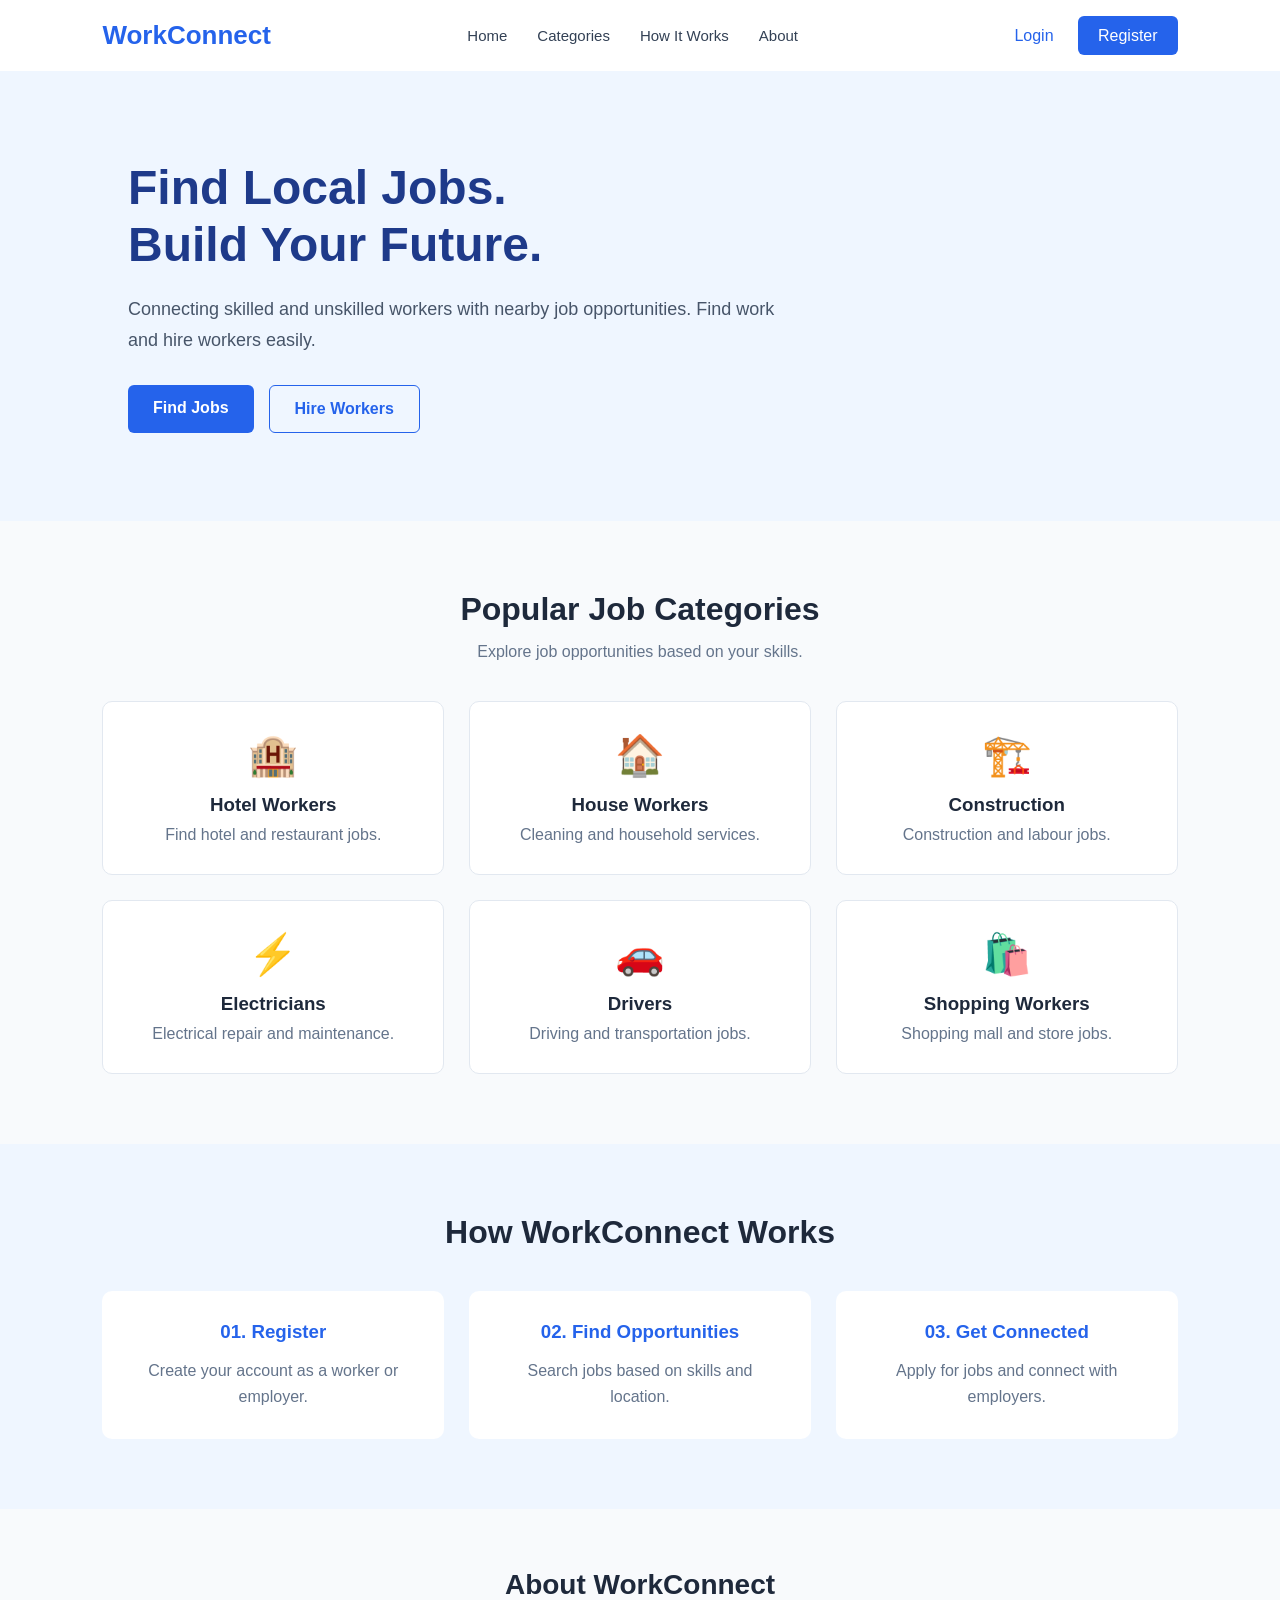
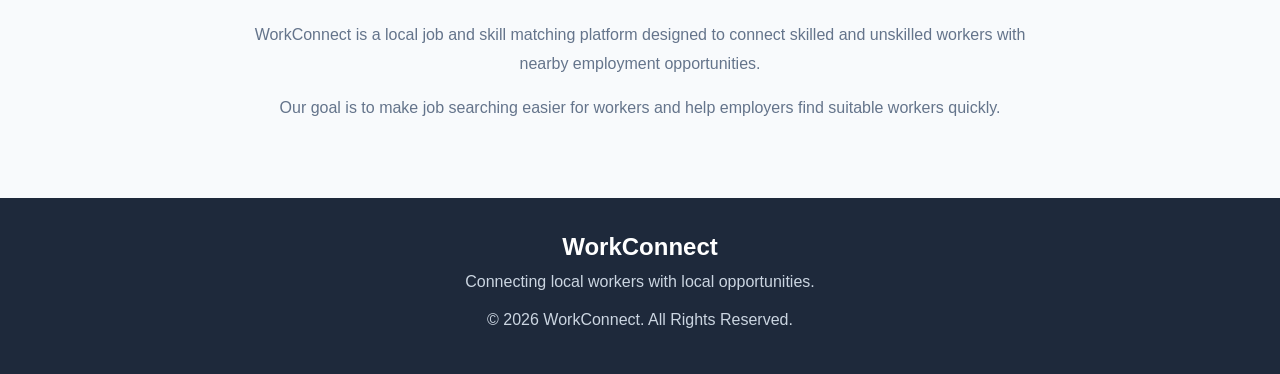
<file: index.html>
<!DOCTYPE html>
<html lang="en">

<head>
    <meta charset="UTF-8">
    <meta name="viewport" content="width=device-width, initial-scale=1.0">

    <title>WorkConnect - Local Job Portal</title>

    <link rel="stylesheet" href="style.css">
</head>

<body>

    <!-- Navigation Bar -->

    <header>
        <nav class="navbar">

            <h2 class="logo">WorkConnect</h2>

            <ul class="nav-links">
                <li><a href="#">Home</a></li>
                <li><a href="#categories">Categories</a></li>
                <li><a href="#how-it-works">How It Works</a></li>
                <li><a href="#about">About</a></li>
            </ul>

            <div class="nav-buttons">
                <a href="login.html" class="login-btn">Login</a>
                <a href="register.html" class="register-btn">Register</a>
            </div>

        </nav>
    </header>


    <!-- Hero Section -->

    <section class="hero">

        <div class="hero-content">

            <h1>
                Find Local Jobs.<br>
                Build Your Future.
            </h1>

            <p>
                Connecting skilled and unskilled workers
                with nearby job opportunities.
                Find work and hire workers easily.
            </p>

            <div class="hero-buttons">

                <a href="#categories" class="primary-btn">
                    Find Jobs
                </a>

                <a href="register.html" class="secondary-btn">
                    Hire Workers
                </a>

            </div>

        </div>

    </section>


    <!-- Job Categories -->

    <section class="categories" id="categories">

        <h2>Popular Job Categories</h2>

        <p class="section-description">
            Explore job opportunities based on your skills.
        </p>

        <div class="category-container">

            <div class="category-card">
                <span>🏨</span>
                <h3>Hotel Workers</h3>
                <p>Find hotel and restaurant jobs.</p>
            </div>

            <div class="category-card">
                <span>🏠</span>
                <h3>House Workers</h3>
                <p>Cleaning and household services.</p>
            </div>

            <div class="category-card">
                <span>🏗️</span>
                <h3>Construction</h3>
                <p>Construction and labour jobs.</p>
            </div>

            <div class="category-card">
                <span>⚡</span>
                <h3>Electricians</h3>
                <p>Electrical repair and maintenance.</p>
            </div>

            <div class="category-card">
                <span>🚗</span>
                <h3>Drivers</h3>
                <p>Driving and transportation jobs.</p>
            </div>

            <div class="category-card">
                <span>🛍️</span>
                <h3>Shopping Workers</h3>
                <p>Shopping mall and store jobs.</p>
            </div>

        </div>

    </section>


    <!-- How It Works -->

    <section class="how-it-works" id="how-it-works">

        <h2>How WorkConnect Works</h2>

        <div class="steps-container">

            <div class="step-card">
                <h3>01. Register</h3>
                <p>Create your account as a worker or employer.</p>
            </div>

            <div class="step-card">
                <h3>02. Find Opportunities</h3>
                <p>Search jobs based on skills and location.</p>
            </div>

            <div class="step-card">
                <h3>03. Get Connected</h3>
                <p>Apply for jobs and connect with employers.</p>
            </div>

        </div>

    </section>

    <!-- About Section -->

<section class="about-section" id="about">

    <h2>About WorkConnect</h2>

    <p>
        WorkConnect is a local job and skill matching platform
        designed to connect skilled and unskilled workers with
        nearby employment opportunities.
    </p>

    <p>
        Our goal is to make job searching easier for workers
        and help employers find suitable workers quickly.
    </p>

</section>


    <!-- Footer -->

    <footer>

        <h2>WorkConnect</h2>

        <p>
            Connecting local workers with local opportunities.
        </p>

        <p class="copyright">
            © 2026 WorkConnect. All Rights Reserved.
        </p>

    </footer>


    <script src="script.js"></script>

</body>
</html>
</file>
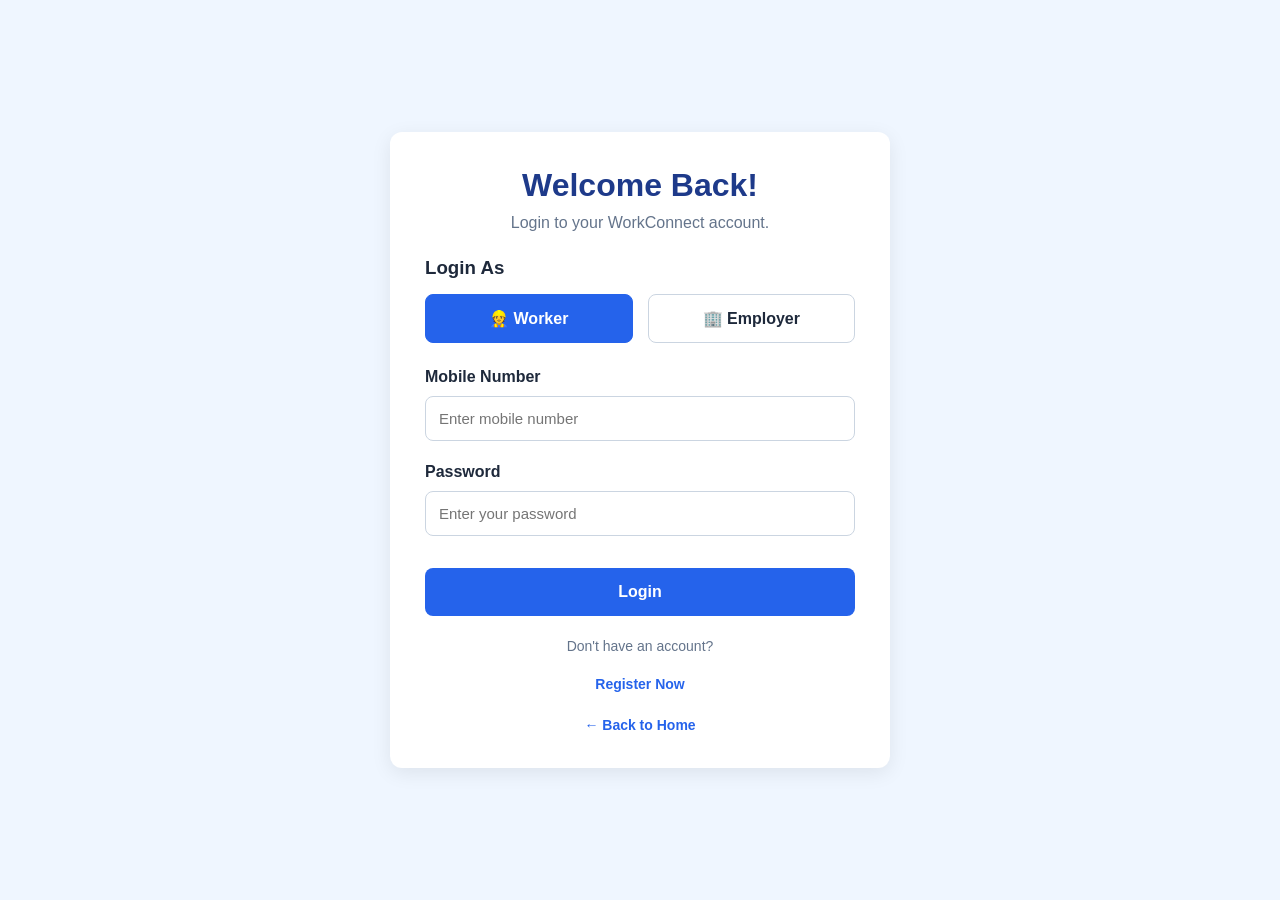
<file: employer-dashboard.html>
<!DOCTYPE html>
<html lang="en">

<head>
    <meta charset="UTF-8">
    <meta name="viewport" content="width=device-width, initial-scale=1.0">

    <title>Employer Dashboard - WorkConnect</title>

    <link rel="stylesheet" href="style.css">
</head>

<body class="dashboard-body">

    <!-- Sidebar -->

<aside class="sidebar">

    <h2>WorkConnect</h2>

    <p class="sidebar-role">EMPLOYER PANEL</p>

    <ul>

        <li class="active">
            <a href="#employerDashboardSection">🏠 Dashboard</a>
        </li>

        <li>
            <a href="post-job.html">➕ Post a Job</a>
        </li>

        <li>
            <a href="#employerJobs">📋 My Jobs</a>
        </li>

        <li>
            <a href="#applicationsSection">👥 Applications</a>
        </li>

        <li>
            <a href="#employerProfileSection">👤 My Profile</a>
        </li>

    </ul>

    <button id="employerLogoutBtn" class="logout-btn">
        Logout
    </button>

</aside>


    <!-- Main Content -->

    <main class="dashboard-main">

        <header class="dashboard-header">

            <div>
                <h2>Employer Dashboard</h2>
                <p>Manage your job opportunities.</p>
            </div>

            <div class="worker-info">
                <span id="employerName">Employer</span> 🏢
            </div>

        </header>


        <!-- Welcome Section -->

        <section class="welcome-section" id="employerDashboardSection">

            <h1 id="employerWelcome">Welcome!</h1>

            <p>
                Find the right workers for your business
                with WorkConnect.
            </p>

        </section>


        <!-- Statistics -->

        <section class="stats-container">

            <div class="stat-card">
                <h3>Total Jobs</h3>
                <p id="totalJobs">0</p>
            </div>

            <div class="stat-card">
                <h3>Total Applications</h3>
                <p id="totalApplications">0</p>
            </div>

            <div class="stat-card">
                <h3>Business Name</h3>
                <p id="businessName">Not added</p>
            </div>

            <div class="stat-card">
                <h3>Location</h3>
                <p id="businessLocation">Not added</p>
            </div>

        </section>


        <!-- Quick Actions -->

        <section class="available-jobs">

            <div class="section-heading">
                <h2>Quick Actions</h2>
                <p>Manage your hiring activities.</p>
            </div>

            <div class="quick-actions">

                <a href="post-job.html" class="action-btn">➕ Post New Job</a>

                <button class="action-btn" id="viewJobsBtn">
                    📋 View My Jobs
                </button>

            </div>

        </section>


        <!-- Recent Jobs -->

        <section class="available-jobs">

            <div class="section-heading">
                <h2>Recent Job Postings</h2>
                <p>Your latest job opportunities.</p>
            </div>

            <div id="employerJobs" class="jobs-container">

                <p>No jobs posted yet.</p>

            </div>

        </section>

<!-- Applications Section -->

<section class="available-jobs" id="applicationsSection">

    <div class="section-heading">
        <h2>Worker Applications</h2>
        <p>View workers who have applied for your jobs.</p>
    </div>

   <!-- Application Statistics -->

<div class="application-statistics">

    <div class="stat-card total-stat-card">
        <h3>Total Applications</h3>
        <p id="totalApplicationsStat">0</p>
    </div>

    <div class="stat-card pending-stat-card">
        <h3>Pending</h3>
        <p id="pendingApplications">0</p>
    </div>

    <div class="stat-card accepted-stat-card">
        <h3>Accepted</h3>
        <p id="acceptedApplications">0</p>
    </div>

    <div class="stat-card rejected-stat-card">
        <h3>Rejected</h3>
        <p id="rejectedApplications">0</p>
    </div>

</div>

    <!-- Application Filter -->

    <label for="employerApplicationFilter">
        Filter Applications:
    </label>

    <select id="employerApplicationFilter">
        <option value="All">All Applications</option>
        <option value="Pending">Pending</option>
        <option value="Accepted">Accepted</option>
        <option value="Rejected">Rejected</option>
    </select>

    <div class="applications-container" id="employerApplications">

        <p>No applications received yet.</p>

    </div>

</section>


        <!-- Profile -->

        <section class="profile-section" id="employerProfileSection">
            
            <h2>Business Information</h2>

            <div class="profile-card">

                <p>
                    <strong>Name:</strong>
                    <span id="profileEmployerName"></span>
                </p>

                <p>
                    <strong>Mobile:</strong>
                    <span id="profileEmployerPhone"></span>
                </p>

                <p>
                    <strong>Business:</strong>
                    <span id="profileBusinessName"></span>
                </p>

                <p>
                    <strong>Business Type:</strong>
                    <span id="profileBusinessType"></span>
                </p>

                <p>
                    <strong>Location:</strong>
                    <span id="profileBusinessLocation"></span>
                </p>

                <button id="editEmployerProfileBtn" class="action-btn">Edit Profile</button>

               <!-- edit button -->
    <div id="editEmployerProfileForm" class="hidden">

    <h3>Edit Business Profile</h3>

    <div class="form-group">
        <label>Full Name</label>
        <input type="text" id="editEmployerName" required>
    </div>

    <div class="form-group">
        <label>Mobile Number</label>
        <input type="tel" id="editEmployerPhone" maxlength="10" required>
    </div>

    <div class="form-group">
        <label>Business Name</label>
        <input type="text" id="editBusinessName" required>
    </div>

    <div class="form-group">
        <label>Business Type</label>
        <input type="text" id="editBusinessType" required>
    </div>

    <div class="form-group">
        <label>Business Location</label>
        <input type="text" id="editBusinessLocation" required>
    </div>

    <div id="employerProfileMessage"></div>

    <button type="button" id="saveEmployerProfileBtn" class="action-btn">
        Save Changes
    </button>

    <button type="button" id="cancelEmployerEditBtn" class="action-btn">
        Cancel
    </button>

</div>
                <!-- edit end -->

            </div>




        </section>

        <!-- Edit Job Modal -->

<div id="editJobModal" class="edit-job-modal hidden">

    <div class="edit-job-modal-content">

        <h2>Edit Job Details</h2>

        <div class="form-group">
            <label>Job Title</label>
            <input type="text" id="editJobTitle">
        </div>

        <div class="form-group">
            <label>Job Description</label>
            <textarea id="editJobDescription"></textarea>
        </div>

        <div class="form-group">
            <label>Job Location</label>
            <input type="text" id="editJobLocation">
        </div>

        <div class="form-group">
            <label>Daily Salary (₹)</label>
            <input type="number" id="editJobSalary">
        </div>

        <div class="edit-job-actions">

            <button type="button" id="saveJobChangesBtn">
                Save Changes
            </button>

            <button type="button" id="cancelJobEditBtn">
                Cancel
            </button>

        </div>

    </div>

</div>

<!-- Delete Job Confirmation Modal -->

<div id="deleteJobModal" class="edit-job-modal hidden">

    <div class="edit-job-modal-content">

        <h2>Delete Job</h2>

        <p>Are you sure you want to delete this job?</p>

        <p>This action cannot be undone.</p>

        <div class="edit-job-actions">

            <button type="button" id="confirmDeleteJobBtn">
                Yes, Delete
            </button>

            <button type="button" id="cancelDeleteJobBtn">
                Cancel
            </button>

        </div>

    </div>

</div>

<!-- Close / Reopen Job Confirmation Modal -->

<div id="toggleJobModal" class="edit-job-modal hidden">

    <div class="edit-job-modal-content">

        <h2 id="toggleJobModalTitle">Close Job</h2>

        <p id="toggleJobModalMessage">
            Are you sure you want to close this job?
        </p>

        <div class="edit-job-actions">

            <button type="button" id="confirmToggleJobBtn">
                Yes, Continue
            </button>

            <button type="button" id="cancelToggleJobBtn">
                Cancel
            </button>

        </div>

    </div>

</div>


        <footer class="dashboard-footer">
            <p>© 2026 WorkConnect. All Rights Reserved.</p>
        </footer>

    </main>


    <script src="script.js"></script>

</body>
</html>
</file>
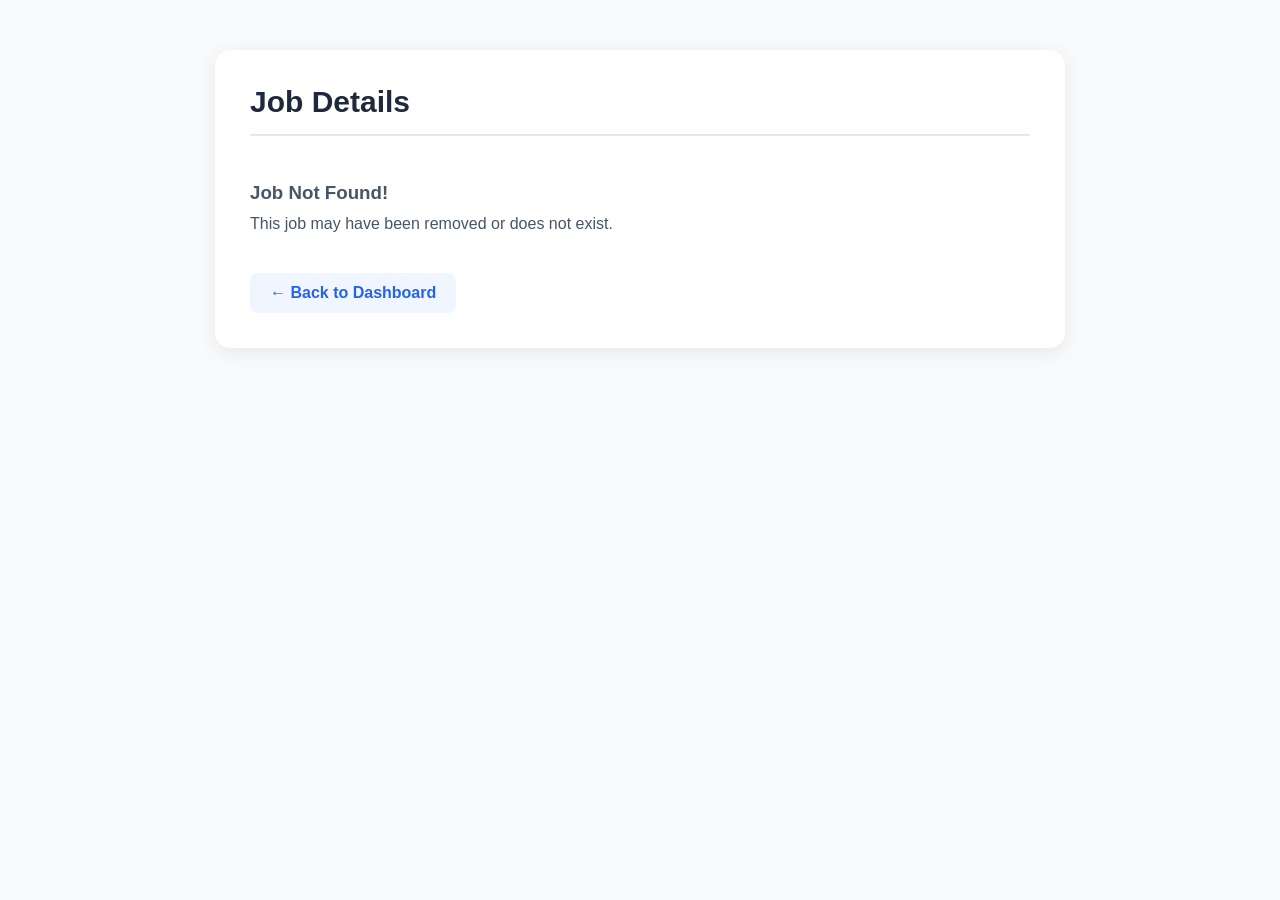
<file: job-details.html>
<!DOCTYPE html>
<html lang="en">

<head>
    <meta charset="UTF-8">
    <meta name="viewport" content="width=device-width, initial-scale=1.0">

    <title>Job Details - WorkConnect</title>

    <link rel="stylesheet" href="style.css">
</head>

<body>

    <div class="job-details-container">

        <h1>Job Details</h1>

        <div id="jobDetails">

            <p>Loading job details...</p>

        </div>

        <a href="worker-dashboard.html">← Back to Dashboard</a>

    </div>

    <script src="script.js"></script>

</body>

</html>
</file>
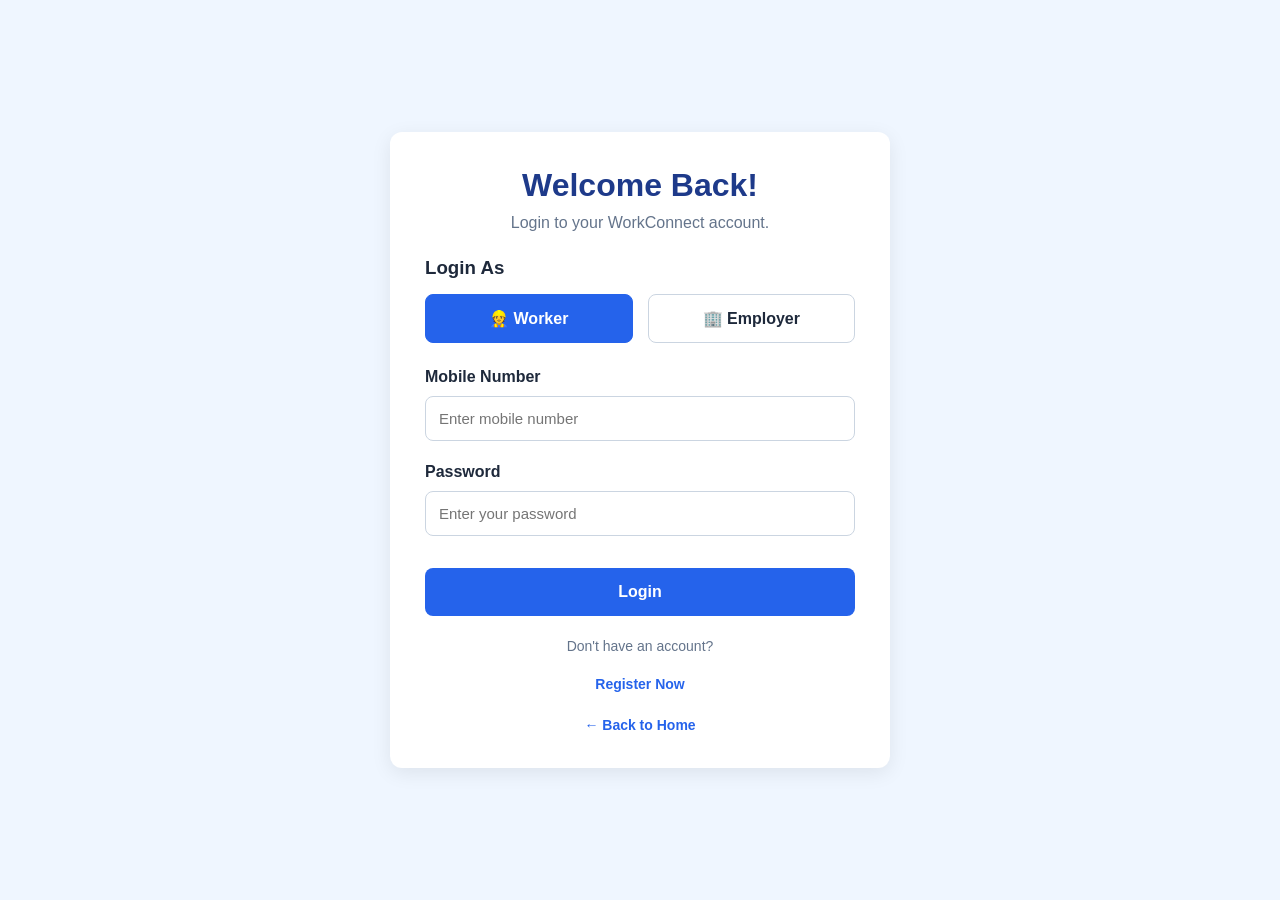
<file: login.html>
<!DOCTYPE html>
<html lang="en">

<head>
    <meta charset="UTF-8">
    <meta name="viewport" content="width=device-width, initial-scale=1.0">

    <title>Login - WorkConnect</title>

    <link rel="stylesheet" href="style.css">
</head>

<body>

    <div class="register-container">

        <div class="register-box">

            <h1>Welcome Back!</h1>

            <p>Login to your WorkConnect account.</p>


            <!-- Account Type -->

            <h3>Login As</h3>

            <div class="role-selection">

                <button type="button" class="role-btn active" id="workerLoginBtn">
                    👷 Worker
                </button>

                <button type="button" class="role-btn" id="employerLoginBtn">
                    🏢 Employer
                </button>

            </div>


            <!-- Login Form -->

            <form id="loginForm">

                <div class="form-group">

                    <label>Mobile Number</label>

                    <input type="tel" id="loginPhone"
                        placeholder="Enter mobile number"
                        pattern="[0-9]{10}" required>

                </div>


                <div class="form-group">

                    <label>Password</label>

                    <input type="password" id="loginPassword"
                        placeholder="Enter your password"
                        required>

                </div>

                <!-- Login Message -->

                <div id="loginMessage"></div>


                <button type="submit" class="create-account-btn">
                    Login
                </button>

            </form>


            <p class="login-text">
                Don't have an account?
                <a href="register.html">Register Now</a>
            </p>

            <a href="index.html" class="back-home">
                ← Back to Home
            </a>

        </div>

    </div>


    <script src="script.js"></script>

</body>
</html>
</file>
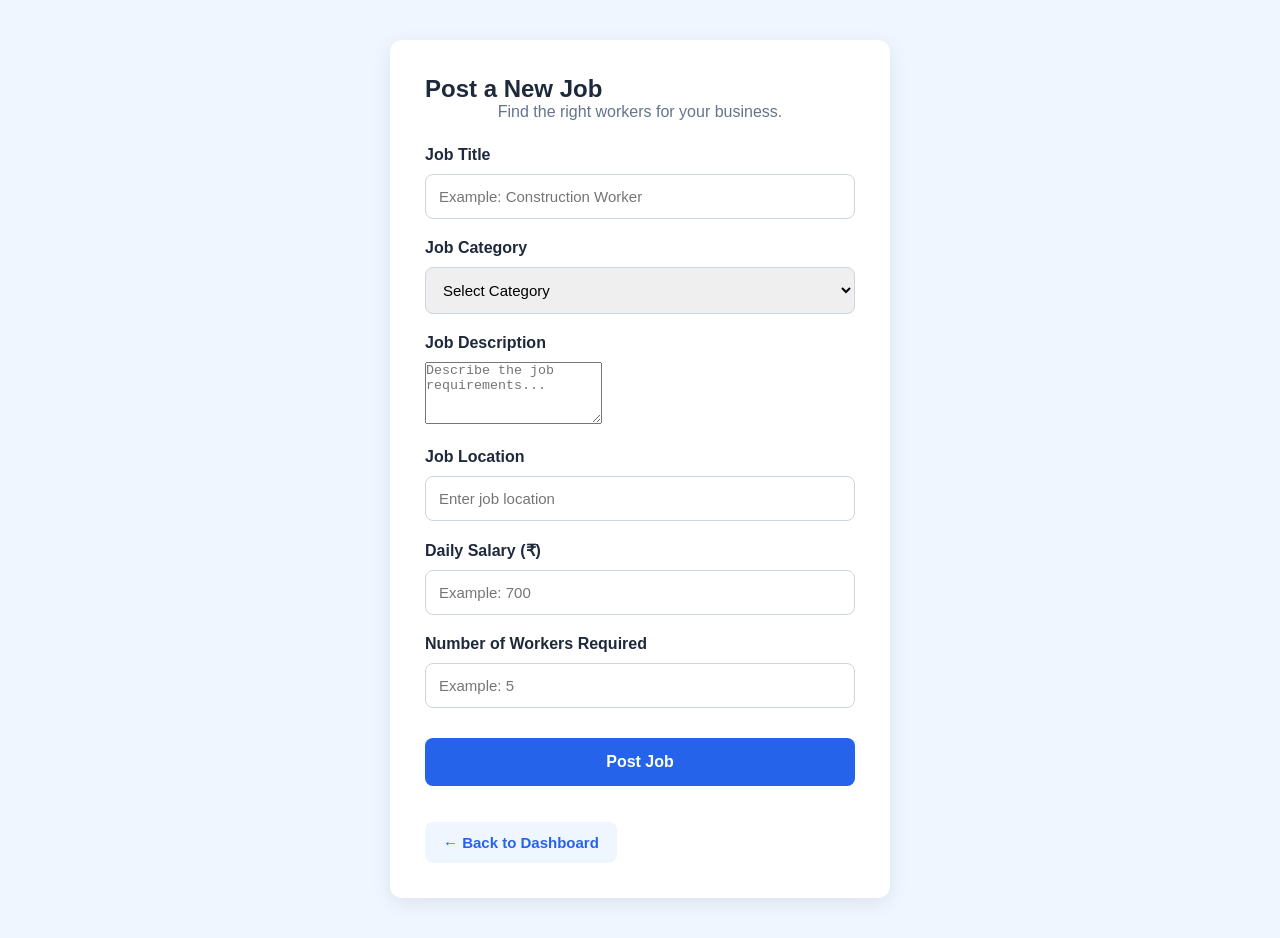
<file: post-job.html>
<!DOCTYPE html>
<html lang="en">

<head>
    <meta charset="UTF-8">
    <meta name="viewport" content="width=device-width, initial-scale=1.0">
    <title>Post a Job - WorkConnect</title>
    <link rel="stylesheet" href="style.css">
</head>

<body>

    <div class="register-container">

        <div class="register-box">

            <h2>Post a New Job</h2>
            <p>Find the right workers for your business.</p>

            <form id="postJobForm">

                <div class="form-group">
                    <label>Job Title</label>
                    <input type="text" id="jobTitle"
                        placeholder="Example: Construction Worker" required>
                </div>

                <div class="form-group">
                    <label>Job Category</label>
                    <select id="jobCategory" required>
                        <option value="">Select Category</option>
                        <option value="Construction">Construction</option>
                        <option value="Electrician">Electrician</option>
                        <option value="Plumbing">Plumbing</option>
                        <option value="Driver">Driver</option>
                        <option value="Hotel Worker">Hotel Worker</option>
                        <option value="House Worker">House Worker</option>
                        <option value="Other">Other</option>
                    </select>
                </div>

                <div class="form-group">
                    <label>Job Description</label>
                    <textarea id="jobDescription"
                        placeholder="Describe the job requirements..."
                        rows="4" required></textarea>
                </div>

                <div class="form-group">
                    <label>Job Location</label>
                    <input type="text" id="jobLocation"
                        placeholder="Enter job location" required>
                </div>

                <div class="form-group">
                    <label>Daily Salary (₹)</label>
                    <input type="number" id="jobSalary"
                        placeholder="Example: 700" min="1" required>
                </div>

                <div class="form-group">
                    <label>Number of Workers Required</label>
                    <input type="number" id="workersRequired"
                        placeholder="Example: 5" min="1" required>
                </div>

                <div id="postJobMessage"></div>

                <button type="submit" class="create-account-btn">
                    Post Job
                </button>

            </form>

            <br>

            <!-- <a href="employer-dashboard.html">
                Back to Dashboard
            </a> -->

            <a href="employer-dashboard.html" class="back-dashboard-link">
                ← Back to Dashboard
            </a>

        </div>

    </div>

    <script src="script.js"></script>

</body>
</html>
</file>
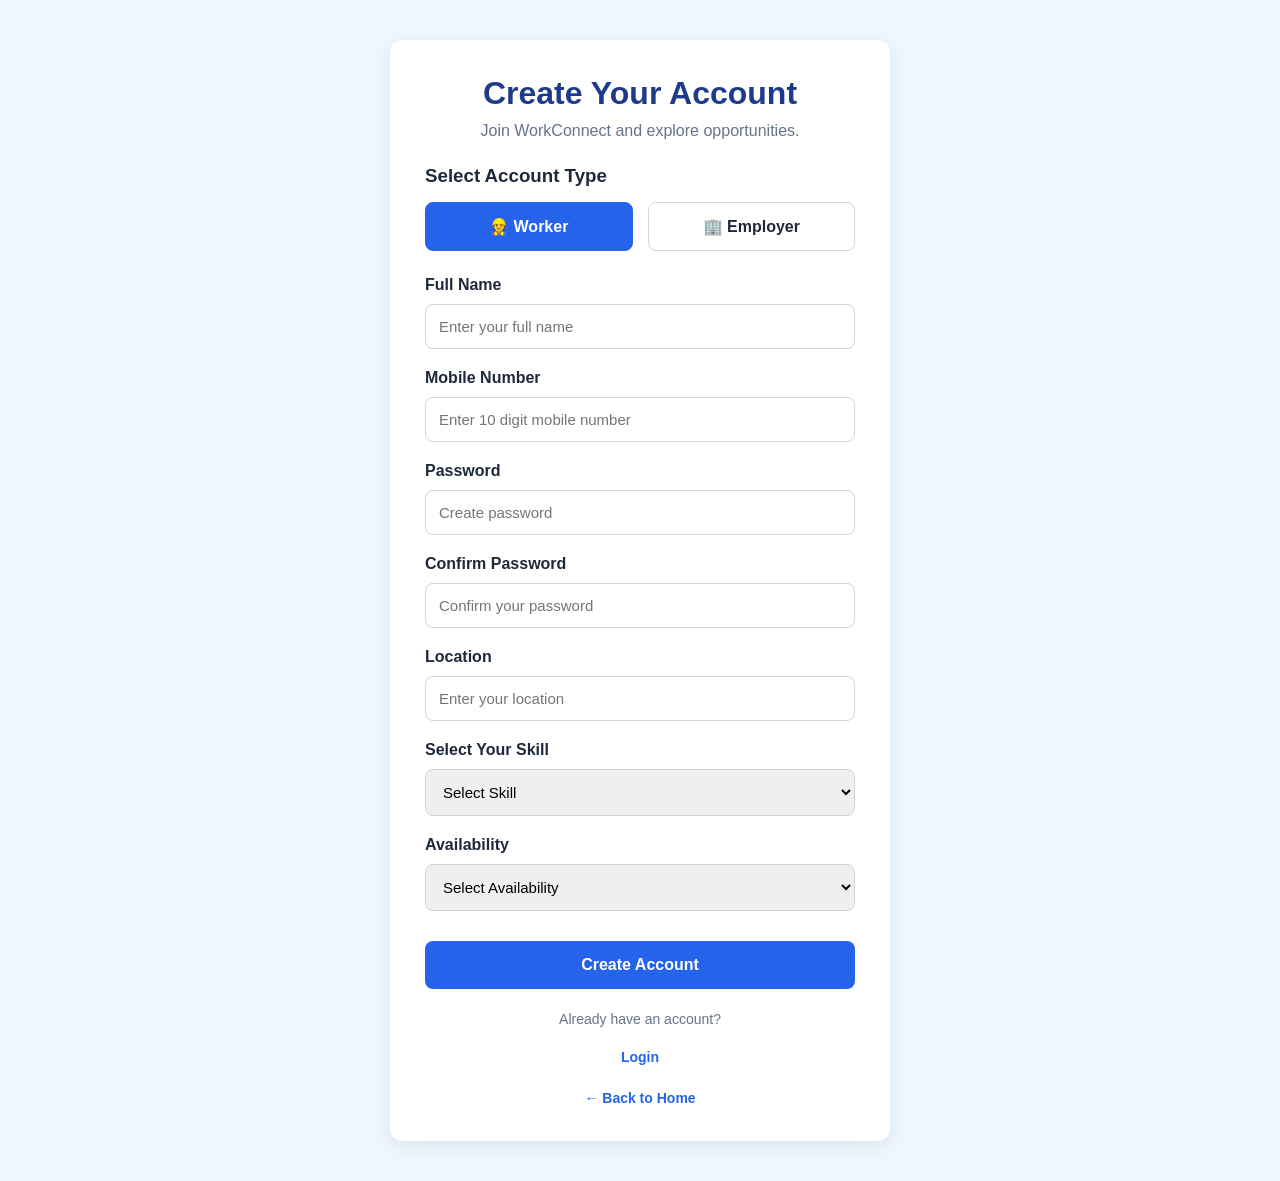
<file: register.html>
<!DOCTYPE html>
<html lang="en">

<head>
    <meta charset="UTF-8">
    <meta name="viewport" content="width=device-width, initial-scale=1.0">

    <title>Register - WorkConnect</title>

    <link rel="stylesheet" href="style.css">
</head>

<body>

    <div class="register-container">

        <div class="register-box">

            <h1>Create Your Account</h1>

            <p>Join WorkConnect and explore opportunities.</p>


            <!-- Account Type -->

            <h3>Select Account Type</h3>

            <div class="role-selection">

                <button type="button" class="role-btn active" id="workerBtn">
                    👷 Worker
                </button>

                <button type="button" class="role-btn" id="employerBtn">
                    🏢 Employer
                </button>

            </div>


            <!-- Registration Form -->

            <form id="registerForm">

                <input type="hidden" id="role" value="worker">


                <!-- Common Fields -->

                <div class="form-group">

                    <label>Full Name</label>

                    <input type="text" id="fullName"
                        placeholder="Enter your full name" required>

                </div>


                <div class="form-group">

                    <label>Mobile Number</label>

                    <input type="tel" id="phone"
                        placeholder="Enter 10 digit mobile number"
                        pattern="[0-9]{10}" required>

                </div>


                <div class="form-group">

                    <label>Password</label>

                    <input type="password" id="password"
                        placeholder="Create password"
                        minlength="6" required>

                </div>


                <div class="form-group">

                    <label>Confirm Password</label>

                    <input type="password" id="confirmPassword"
                        placeholder="Confirm your password"
                        minlength="6" required>

                </div>


                <!-- Worker Fields -->

                <div id="workerFields">

                    <div class="form-group">

                        <label>Location</label>

                        <input type="text" id="workerLocation"
                            placeholder="Enter your location">

                    </div>


                    <div class="form-group">

                        <label>Select Your Skill</label>

                        <select id="workerSkill">

                            <option value="">Select Skill</option>

                            <option value="Hotel Worker">Hotel Worker</option>

                            <option value="House Cleaning">House Cleaning</option>

                            <option value="Construction">Construction</option>

                            <option value="Electrician">Electrician</option>

                            <option value="Plumber">Plumber</option>

                            <option value="Driver">Driver</option>

                            <option value="Delivery">Delivery Worker</option>

                            <option value="Other">Other</option>

                        </select>

                    </div>


                    <div class="form-group">

                        <label>Availability</label>

                        <select id="availability">

                            <option value="">Select Availability</option>

                            <option value="Full Time">Full Time</option>

                            <option value="Part Time">Part Time</option>

                            <option value="Daily Wage">Daily Wage</option>

                        </select>

                    </div>

                </div>


                <!-- Employer Fields -->

                <div id="employerFields" class="hidden">

                    <div class="form-group">

                        <label>Business Name</label>

                        <input type="text" id="businessName"
                            placeholder="Enter business name">

                    </div>


                    <div class="form-group">

                        <label>Business Type</label>

                        <select id="businessType">

                            <option value="">Select Business Type</option>

                            <option value="Hotel">Hotel / Restaurant</option>

                            <option value="Construction">Construction</option>

                            <option value="Shopping">Shopping Mall</option>

                            <option value="Household">Household</option>

                            <option value="Other">Other</option>

                        </select>

                    </div>


                    <div class="form-group">

                        <label>Business Location</label>

                        <input type="text" id="businessLocation"
                            placeholder="Enter business location">

                    </div>

                </div>

                <!-- Registration Message -->

                <div id="registerMessage"></div>


                <button type="submit" class="create-account-btn">
                    Create Account
                </button>

            </form>


            <p class="login-text">
                Already have an account?
                <a href="login.html">Login</a>
            </p>

            <a href="index.html" class="back-home">
                ← Back to Home
            </a>

        </div>

    </div>


    <script src="script.js"></script>

</body>
</html>
</file>
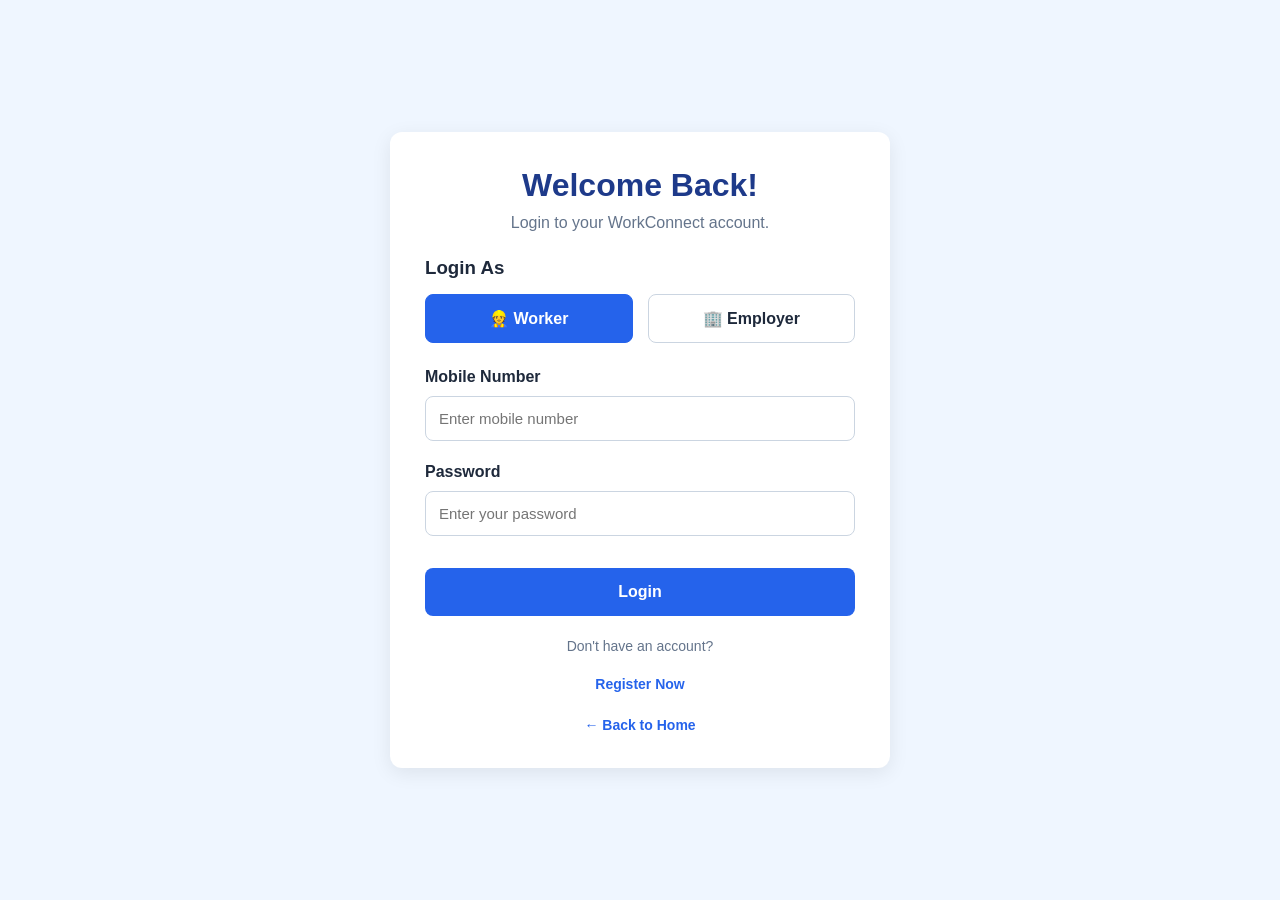
<file: worker-dashboard.html>
<!DOCTYPE html>
<html lang="en">

<head>
    <meta charset="UTF-8">
    <meta name="viewport" content="width=device-width, initial-scale=1.0">

    <title>Worker Dashboard - WorkConnect</title>

    <link rel="stylesheet" href="style.css">
</head>

<body class="dashboard-body">

    <!-- Sidebar -->

    <aside class="sidebar">

        <h2>WorkConnect</h2>

        <p class="sidebar-role">WORKER PANEL</p>
<!-- ----------- -->
<ul>

    <li class="active">
        <a href="#dashboardSection">🏠 Dashboard</a>
    </li>

    <li>
        <a href="#profileSection">👤 My Profile</a>
    </li>

    <li>
        <a href="#findJobsSection">🔍 Find Jobs</a>
    </li>

    <li>
        <a href="#myApplicationsSection">📋 My Applications</a>
    </li>

    <li>
        <a href="#notificationsSection">
            🔔 Notifications
            <span id="notificationBadge" class="notification-badge hidden">0</span>
        </a>
    </li>

</ul>

 <!-- ---------- -->
        <button id="logoutBtn" class="logout-btn">
            Logout
        </button>

    </aside>


    <!-- Main Content -->

    <main class="dashboard-main">

        <!-- Header -->

        <header class="dashboard-header">

            <div>
                <h2>Worker Dashboard</h2>
                <p>Manage your work opportunities.</p>
            </div>

            <div class="worker-info">
                <span id="workerName">Worker</span>
                👤
            </div>

        </header>


        <!-- Welcome -->

        <section class="welcome-section" id="dashboardSection">

            <h1 id="welcomeMessage">Welcome!</h1>

            <p>
                Find nearby jobs and build your future
                with WorkConnect.
            </p>

        </section>


        <!-- Statistics -->

        <section class="stats-container">

            <div class="stat-card">

                <h3>Applied Jobs</h3>

                <p id="appliedCount">0</p>

            </div>


            <div class="stat-card">

                <h3>Completed Jobs</h3>

                <p id="completedCount">0</p>

            </div>


            <div class="stat-card">

                <h3>My Skill</h3>

                <p id="workerSkill">Not added</p>

            </div>


            <div class="stat-card">

                <h3>My Location</h3>

                <p id="workerLocation">Not added</p>

            </div>

        </section>

           
<!-- Available Jobs -->

<section class="available-jobs" id="findJobsSection">

    <!-- Section Heading -->
    <div class="section-heading">
        <h2>Available Jobs</h2>
        <p>Explore the latest job opportunities.</p>
    </div>

    <!-- Job Search Bar -->
    <div class="job-search">

        <input
            type="text"
            id="jobSearchInput"
            placeholder="Search by job title, skill or location..."
        >

        <button type="button" id="jobSearchBtn">
            Search
        </button>

    </div>

    <!-- Job Category Filter -->

    <div class="job-filter">

        <label for="jobCategoryFilter">Filter by Category:</label>

        <select id="jobCategoryFilter">
        <option value="all">All Categories</option>
        </select>

    </div>

    <!-- Available Jobs Container -->
    <div class="jobs-container" id="availableJobs">
    </div>

</section>

        <!-- My Applications Section -->

        <section class="available-jobs" id="myApplicationsSection">

            <div class="section-heading">
                <h2>My Applications</h2>
                <p>Track the status of your job applications.</p>
            </div>

            <div class="applications-container" id="workerApplications">

                <p>You haven't applied for any jobs yet.</p>

            </div>

            </section>

            <!-- Notifications Section -->

            <section id="notificationsSection">

                <h2>🔔 Notifications
                <span id="unreadNotificationCount">(0)</span>
                </h2>

                <div id="workerNotifications">

                <p>No new notifications.</p>

                </div>

            </section>

        <!-- Profile Information -->

        <section class="profile-section" id="profileSection">

            <h2>My Profile</h2>

            <div class="profile-card">

                <p><strong>Name:</strong> <span id="profileName"></span></p>

                <p><strong>Mobile:</strong> <span id="profilePhone"></span></p>

                <p><strong>Skill:</strong> <span id="profileSkill"></span></p>

                <p><strong>Location:</strong> <span id="profileLocation"></span></p>

                <p><strong>Availability:</strong> <span id="profileAvailability"></span></p>
                <!-- Edit Profile -->

                <button id="editProfileBtn" class="action-btn">Edit Profile</button>

                <div id="editProfileForm" class="hidden">

                    <h3>Edit Your Profile</h3>

                <div class="form-group">
                    <label>Full Name</label>
                    <input type="text" id="editName" required>
                </div>

                <div class="form-group">
                    <label>Mobile Number</label>
                    <input type="tel" id="editPhone" maxlength="10" required>
                </div>

                <div class="form-group">
                    <label>Skill</label>
                    <input type="text" id="editSkill" required>
                </div>

                <div class="form-group">
                    <label>Location</label>
                    <input type="text" id="editLocation" required>
                </div>

                <div class="form-group">
                    <label>Availability</label>
                    <input type="text" id="editAvailability" required>
                </div>

                <div id="profileMessage"></div>

                <button type="button" id="saveProfileBtn" class="action-btn">
                    Save Changes
                </button>

                <button type="button" id="cancelEditBtn" class="action-btn">Cancel</button>

                </div>

            </div>

        </section>


        <!-- Footer -->

        <footer class="dashboard-footer">

            <p>© 2026 WorkConnect. All Rights Reserved.</p>

        </footer>

    </main>


    <script src="script.js"></script>

</body>

</html>
</file>
<file: style.css>
* {
    margin: 0;
    padding: 0;
    box-sizing: border-box;
}

body {
    font-family: Arial, sans-serif;
    background: #f8fafc;
    color: #1e293b;
}

/* Navbar */

.navbar {
    display: flex;
    justify-content: space-between;
    align-items: center;
    padding: 20px 8%;
    background: white;
}

.logo {
    color: #2563eb;
    font-size: 26px;
}

.nav-links {
    display: flex;
    list-style: none;
    gap: 30px;
}

.nav-links a {
    text-decoration: none;
    color: #334155;
    font-size: 15px;
}

.nav-links a:hover {
    color: #2563eb;
}

.nav-buttons a {
    text-decoration: none;
    padding: 11px 20px;
    border-radius: 6px;
}

.login-btn {
    color: #2563eb;
}

.register-btn {
    background: #2563eb;
    color: white;
}


/* Hero Section */

.hero {
    min-height: 450px;
    display: flex;
    align-items: center;
    padding: 60px 10%;
    background: #eff6ff;
}

.hero-content {
    max-width: 650px;
}

.hero h1 {
    font-size: 48px;
    line-height: 1.2;
    margin-bottom: 20px;
    color: #1e3a8a;
}

.hero p {
    font-size: 18px;
    line-height: 1.7;
    color: #475569;
    margin-bottom: 30px;
}

.hero-buttons {
    display: flex;
    gap: 15px;
}

.primary-btn,
.secondary-btn {
    text-decoration: none;
    padding: 14px 25px;
    border-radius: 6px;
    font-weight: bold;
}

.primary-btn {
    background: #2563eb;
    color: white;
}

.secondary-btn {
    border: 1px solid #2563eb;
    color: #2563eb;
}

.primary-btn:hover {
    background: #1d4ed8;
}


/* Categories */

.categories {
    padding: 70px 8%;
    text-align: center;
}

.categories h2,
.how-it-works h2 {
    font-size: 32px;
    margin-bottom: 15px;
}

.section-description {
    color: #64748b;
    margin-bottom: 40px;
}

.category-container {
    display: grid;
    grid-template-columns: repeat(3, 1fr);
    gap: 25px;
}

.category-card {
    background: white;
    padding: 30px 20px;
    border-radius: 10px;
    border: 1px solid #e2e8f0;
    transition: 0.3s;
}

.category-card:hover {
    transform: translateY(-5px);
    box-shadow: 0 5px 20px rgba(0,0,0,0.08);
}

.category-card span {
    font-size: 40px;
}

.category-card h3 {
    margin: 15px 0 10px;
}

.category-card p {
    color: #64748b;
}


/* How It Works */

.how-it-works {
    padding: 70px 8%;
    text-align: center;
    background: #eff6ff;
}

.steps-container {
    display: grid;
    grid-template-columns: repeat(3, 1fr);
    gap: 25px;
    margin-top: 40px;
}

.step-card {
    background: white;
    padding: 30px;
    border-radius: 10px;
}

.step-card h3 {
    margin-bottom: 15px;
    color: #2563eb;
}

.step-card p {
    color: #64748b;
    line-height: 1.6;
}


/* Footer */

footer {
    background: #1e293b;
    color: white;
    text-align: center;
    padding: 35px 20px;
}

footer h2 {
    margin-bottom: 12px;
}

footer p {
    color: #cbd5e1;
    margin-bottom: 10px;
}

.copyright {
    margin-top: 20px;
}


/* Responsive Design */

@media (max-width: 768px) {

    /* Homepage */

    .navbar {
        flex-direction: column;
        gap: 20px;
    }

    .nav-links {
        gap: 15px;
        flex-wrap: wrap;
        justify-content: center;
    }

    .hero h1 {
        font-size: 35px;
    }

    .category-container,
    .steps-container {
        grid-template-columns: 1fr;
    }

    .hero-buttons {
        flex-wrap: wrap;
    }


    /* Dashboard Layout */

    .dashboard-body {
        flex-direction: column;
    }

    .sidebar {
        width: 100%;
        padding: 20px;
    }

    .sidebar ul {
        display: flex;
        flex-wrap: wrap;
        gap: 8px;
    }

    .sidebar li {
        margin-bottom: 0;
    }

    .sidebar li a {
        padding: 10px;
    }

    .dashboard-main {
        padding: 20px;
    }


    /* Dashboard Header */

    .dashboard-header {
        flex-direction: column;
        align-items: flex-start;
        gap: 12px;
    }


    /* Statistics Cards */

    .stats-container {
        grid-template-columns: repeat(2, 1fr);
        gap: 15px;
    }


    /* Job Cards */

    #availableJobs {
        grid-template-columns: 1fr;
    }

}

@media (max-width: 480px) {

    /* Dashboard Main */

    .dashboard-main {
        padding: 15px;
    }

    /* Statistics Cards */

    .stats-container {
        grid-template-columns: 1fr;
    }

    .stat-card {
        padding: 18px;
    }

    /* Dashboard Header */

    .dashboard-header h2 {
        font-size: 20px;
    }

    /* Welcome Section */

    .welcome-section {
        padding: 22px;
    }

    .welcome-section h1 {
        font-size: 24px;
    }

    /* Job Cards */

    .job-card,
    .employer-job-card {
        padding: 18px;
    }

    /* Buttons */

    button,
    .view-details-btn {
        max-width: 100%;
    }

}

/* Registration Page */

.register-container {
    min-height: 100vh;
    display: flex;
    justify-content: center;
    align-items: center;
    padding: 40px 15px;
    background: #eff6ff;
}

.register-box {
    width: 100%;
    max-width: 500px;
    background: white;
    padding: 35px;
    border-radius: 12px;
    box-shadow: 0 5px 20px rgba(0,0,0,0.08);
    transition: transform 0.3s ease, box-shadow 0.3s ease;
}

.register-box:hover {
    transform: translateY(-3px);
    box-shadow: 0 10px 25px rgba(0, 0, 0, 0.10);
}

.register-box h1 {
    text-align: center;
    margin-bottom: 10px;
    color: #1e3a8a;
}

.register-box > p {
    text-align: center;
    color: #64748b;
    margin-bottom: 25px;
}

.register-box h3 {
    margin-bottom: 15px;
}


/* Role Selection */

.role-selection {
    display: flex;
    gap: 15px;
    margin-bottom: 25px;
}

.role-btn {
    width: 50%;
    padding: 14px;
    border: 1px solid #cbd5e1;
    background: white;
    border-radius: 8px;
    cursor: pointer;
    font-size: 16px;
    font-weight: 600;
    transition: all 0.3s ease;
}

.role-btn:hover {
    border-color: #2563eb;
    transform: translateY(-2px);
}
.role-btn.active {
    background: #2563eb;
    color: white;
    border-color: #2563eb;
}


/* Form Inputs */

.form-group {
    margin-bottom: 20px;
}

.form-group input,
.form-group select {
    width: 100%;
    padding: 13px;
    border: 1px solid #cbd5e1;
    border-radius: 8px;
    font-size: 15px;
    outline: none;
    transition: border-color 0.3s ease, box-shadow 0.3s ease;
}

.form-group input:focus,
.form-group select:focus {
    border-color: #2563eb;
    box-shadow: 0 0 0 3px rgba(37, 99, 235, 0.12);
}

.form-group label {
    display: block;
    margin-bottom: 10px;
    font-weight: bold;
}

/* Hide Employer Fields */

.hidden {
    display: none;
}


/* Create Account Button */

.create-account-btn {
    width: 100%;
    padding: 15px;
    background: #2563eb;
    color: white;
    border: none;
    border-radius: 8px;
    font-size: 16px;
    font-weight: 600;
    cursor: pointer;
    margin-top: 10px;
    transition: all 0.3s ease;
}

.create-account-btn:hover {
    background: #1d4ed8;
    transform: translateY(-2px);
    box-shadow: 0 5px 12px rgba(37, 99, 235, 0.2);
}

.create-account-btn:active {
    transform: translateY(0);
}

/* Login and Home Links */

.login-text {
    margin-top: 20px;
}

/* Back to Home Link */
.login-text a,
.back-home {
    display: block;
    text-align: center;
    margin-top: 22px;
    color: #2563eb;
    font-size: 14px;
    font-weight: 600;
    text-decoration: none;
    transition: color 0.3s ease, transform 0.3s ease;
}

.back-home:hover {
    color: #1d4ed8;
    transform: translateY(-2px);
    text-decoration: underline;
}

/* Login Text */

.login-text {
    text-align: center;
    margin-top: 22px;
    color: #64748b;
    font-size: 14px;
}

.login-text a {
    color: #2563eb;
    font-weight: 600;
    text-decoration: none;
    transition: color 0.3s ease;
}

.login-text a:hover {
    color: #1d4ed8;
    text-decoration: underline;
}


/* Login Page */

#loginForm {
    margin-top: 25px;
}

#loginForm .form-group {
    margin-bottom: 22px;
}

#loginForm input {
    transition: 0.3s;
}

#loginForm input:focus {
    border-color: #2563eb;
    box-shadow: 0 0 5px rgba(37, 99, 235, 0.2);
}

/* Worker Dashboard */

.dashboard-body {
    display: flex;
    min-height: 100vh;
    background: #f1f5f9;
}


/* Sidebar */

.sidebar {
    width: 250px;
    background: #1e293b;
    color: white;
    padding: 30px 20px;
    display: flex;
    flex-direction: column;
}

.sidebar h2 {
    color: #60a5fa;
    margin-bottom: 35px;
}

.sidebar-role {
    font-size: 12px;
    color: #94a3b8;
    margin-bottom: 20px;
}

.sidebar ul {
    list-style: none;
    padding: 0;
}

.sidebar li {
    margin-bottom: 10px;
    border-radius: 8px;
    transition: 0.3s ease;
}

.sidebar li a {
    display: block;
    padding: 15px 10px;
    color: #cbd5e1;
    text-decoration: none;
    border-radius: 8px;
    font-size: 15px;
    transition: 0.3s ease;
}

.sidebar li a:hover {
    background: #334155;
    color: white;
    padding-left: 16px;
}

.sidebar li.active {
    background: #2563eb;
}

.sidebar li.active a {
    color: white;
    font-weight: 600;
}

/* Logout Button */

.logout-btn {
    margin-top: auto;
    padding: 12px;
    background: #dc2626;
    color: white;
    border: none;
    border-radius: 8px;
    cursor: pointer;
    font-size: 14px;
    font-weight: 600;
    transition: all 0.3s ease;
}

.logout-btn:hover {
    background: #b91c1c;
    transform: translateY(-2px);
    box-shadow: 0 4px 10px rgba(220, 38, 38, 0.2);
}

.logout-btn:active {
    transform: translateY(0);
}


/* Main Content */

.dashboard-main {
    flex: 1;
    padding: 35px;
    min-width: 0;
}


/* Header */

.dashboard-header {
    display: flex;
    justify-content: space-between;
    align-items: center;
    gap: 20px;
    padding: 22px 25px;
    margin-bottom: 30px;
    background: white;
    border-radius: 12px;
    box-shadow: 0 2px 8px rgba(0, 0, 0, 0.05);
}

.dashboard-header h2 {
    font-size: 24px;
    color: #1e293b;
    margin-bottom: 5px;
}

.dashboard-header p {
    color: #64748b;
    font-size: 14px;
}

.dashboard-header h2 {
    margin-bottom: 8px;
}

.dashboard-header p {
    color: #64748b;
}

.worker-info {
    background: white;
    padding: 12px 18px;
    border-radius: 8px;
}


/* Welcome Section */

.welcome-section {
    background: linear-gradient(135deg, #2563eb, #1d4ed8);
    color: white;
    padding: 40px;
    border-radius: 14px;
    margin-bottom: 35px;
    box-shadow: 0 5px 15px rgba(37, 99, 235, 0.15);
}

.welcome-section h1 {
    margin-bottom: 12px;
    font-size: 32px;
    line-height: 1.3;
}

.welcome-section p {
    color: #dbeafe;
    font-size: 16px;
    line-height: 1.6;
}

/* Statistics */

.stats-container {
    display: grid;
    grid-template-columns: repeat(4, 1fr);
    gap: 20px;
    margin-bottom: 35px;
}

.stat-card {
    background: white;
    padding: 28px 20px;
    border-radius: 12px;
    border: 1px solid #e2e8f0;
    text-align: center;
    box-shadow: 0 3px 10px rgba(0, 0, 0, 0.04);
    transition: transform 0.3s ease, box-shadow 0.3s ease;
}

.stat-card h3 {
    font-size: 15px;
    color: #64748b;
    margin-bottom: 15px;
    font-weight: 600;
}

.stat-card p {
    font-size: 26px;
    font-weight: 700;
    color: #2563eb;
}

.stat-card:hover {
    transform: translateY(-5px);
    box-shadow: 0 8px 20px rgba(0, 0, 0, 0.08);
}

/* Available Jobs */

.available-jobs {
    margin-bottom: 35px;
}

.section-heading {
    margin-bottom: 25px;
}

.section-heading h2 {
    margin-bottom: 8px;
}

.section-heading p {
    color: #64748b;
}

/* Employer Jobs Container */

.jobs-container {
    display: grid;
    grid-template-columns: repeat(auto-fit, minmax(280px, 1fr));
    gap: 22px;
}

.job-card {
    background: white;
    padding: 25px;
    border-radius: 12px;
    border: 1px solid #e2e8f0;
    box-shadow: 0 2px 6px rgba(0, 0, 0, 0.04);
    transition: transform 0.3s ease, box-shadow 0.3s ease;
}

.job-card:hover {
    transform: translateY(-4px);
    box-shadow: 0 8px 18px rgba(0, 0, 0, 0.08);
}

.job-category {
    display: inline-block;
    padding: 6px 12px;
    background: #dbeafe;
    color: #1d4ed8;
    border-radius: 20px;
    font-size: 12px;
}

.job-card h3 {
    margin: 15px 0;
    font-size: 20px;
    color: #1e293b;
    font-weight: 600;
}

.job-card p {
    margin-bottom: 12px;
    color: #64748b;
    font-size: 14px;
    line-height: 1.6;
}

/* Apply Now Button */

.apply-btn {
    width: 100%;
    padding: 14px;
    background: #2563eb;
    color: white;
    border: none;
    border-radius: 8px;
    cursor: pointer;
    margin-top: 10px;
    font-size: 15px;
    font-weight: 600;
    transition: all 0.3s ease;
}

.apply-btn:hover {
    background: #1d4ed8;
    transform: translateY(-2px);
    box-shadow: 0 4px 10px rgba(37, 99, 235, 0.2);
}

.apply-btn:active {
    transform: translateY(0);
}


/* Profile Section */

.profile-section {
    margin-bottom: 35px;
}

.profile-section h2 {
    margin-bottom: 20px;
    color: #1e293b;
    font-size: 24px;
}

.profile-card {
    background: white;
    padding: 30px;
    border-radius: 12px;
    border: 1px solid #e2e8f0;
    box-shadow: 0 3px 10px rgba(0, 0, 0, 0.04);
    transition: transform 0.3s ease, box-shadow 0.3s ease;
}

.profile-card:hover {
    transform: translateY(-3px);
    box-shadow: 0 8px 18px rgba(0, 0, 0, 0.07);
}

.profile-card p {
    margin-bottom: 18px;
    color: #475569;
    font-size: 15px;
    line-height: 1.6;
}


/* Footer */

.dashboard-footer {
    text-align: center;
    padding: 20px;
    color: #64748b;
}


/* Responsive */

@media (max-width: 1000px) {

    .stats-container {
        grid-template-columns: repeat(2, 1fr);
    }

    .jobs-container {
        grid-template-columns: repeat(2, 1fr);
    }

}

@media (max-width: 768px) {

    .dashboard-body {
        flex-direction: column;
    }

    .sidebar {
        width: 100%;
    }

    .sidebar ul {
        display: flex;
        flex-wrap: wrap;
        gap: 5px;
    }

    .sidebar li {
        font-size: 13px;
    }

    .logout-btn {
        margin-top: 20px;
    }

    .dashboard-main {
        padding: 18px;
    }

    .stats-container,
    .jobs-container {
        grid-template-columns: 1fr;
    }

    .dashboard-header {
        gap: 15px;
    }

}

/* Employer Dashboard */

.quick-actions {
    display: flex;
    gap: 20px;
    flex-wrap: wrap;
}

/* Action Buttons */

.action-btn {
    display: inline-block;
    padding: 13px 25px;
    background: #2563eb;
    color: white;
    border: none;
    border-radius: 8px;
    cursor: pointer;
    font-size: 15px;
    font-weight: 600;
    text-decoration: none;
    transition: all 0.3s ease;
}

.action-btn:hover {
    background: #1d4ed8;
    transform: translateY(-2px);
    box-shadow: 0 4px 10px rgba(37, 99, 235, 0.2);
}


/* Employer Job Cards */

.employer-job-card {
    background: white;
    padding: 25px;
    border-radius: 10px;
    border: 1px solid #e2e8f0;
}

.employer-job-card h3 {
    margin: 15px 0;
}

.employer-job-card p {
    margin-bottom: 12px;
    color: #64748b;
}

.job-status {
    display: inline-block;
    padding: 6px 12px;
    background: #dcfce7;
    color: #15803d;
    border-radius: 20px;
    font-size: 12px;
}

.action-btn {
    display: inline-block;
    text-decoration: none;
    text-align: center;
}

.sidebar ul li a {
    display: block;
    text-decoration: none;
    color: inherit;
    cursor: pointer;
}

.application-actions {
    display: flex;
    gap: 10px;
    margin-top: 15px;
}

.accept-btn,
.reject-btn {
    padding: 10px 18px;
    border: none;
    border-radius: 6px;
    color: white;
    cursor: pointer;
    font-size: 14px;
}

.accept-btn {
    background: #16a34a;
}

.reject-btn {
    background: #dc2626;
}

.accept-btn:hover {
    background: #15803d;
}

.reject-btn:hover {
    background: #b91c1c;
}

/* Job Search Bar */

.job-search {
    display: flex;
    align-items: center;
    gap: 10px;
    margin-top: 20px;
    margin-bottom: 25px;
}

.job-search input {
    flex: 1;
    padding: 12px 15px;
    border: 1px solid #ccc;
    border-radius: 8px;
    font-size: 15px;
    outline: none;
}

.job-search input:focus {
    border-color: #2563eb;
}

.job-search button {
    padding: 12px 20px;
    background-color: #2563eb;
    color: white;
    border: none;
    border-radius: 8px;
    cursor: pointer;
    font-size: 15px;
}

.job-search button:hover {
    background-color: #1d4ed8;
}

/* Job Category Filter */

.job-filter {
    margin-top: 18px;
    margin-bottom: 28px;
}

.job-filter label {
    display: block;
    margin-bottom: 10px;
    font-weight: 600;
    color: #334155;
    font-size: 15px;
}

.job-filter select {
    width: 100%;
    padding: 14px;
    border: 1px solid #cbd5e1;
    border-radius: 8px;
    font-size: 15px;
    background-color: white;
    cursor: pointer;
    outline: none;
    transition: border-color 0.3s ease, box-shadow 0.3s ease;
}

.job-filter select:focus {
    border-color: #2563eb;
    box-shadow: 0 0 0 3px rgba(37, 99, 235, 0.12);
}
/* Responsive Design */

@media (max-width: 600px) {

    .job-details-container {
        margin: 20px 12px;
        padding: 20px;
    }

    .job-details-container h1 {
        font-size: 24px;
    }

}

/* Edit Job Button */

.edit-job-btn {
    display: inline-block;
    padding: 10px 18px;
    margin-top: 15px;
    background-color: #2563eb;
    color: white;
    border: none;
    border-radius: 8px;
    font-size: 14px;
    font-weight: 600;
    cursor: pointer;
    transition: all 0.3s ease;
}

.edit-job-btn:hover {
    background-color: #1d4ed8;
    transform: translateY(-2px);
    box-shadow: 0 4px 10px rgba(37, 99, 235, 0.2);
}

.edit-job-btn:active {
    transform: translateY(0);
}

/* Delete Job Button */

.delete-job-btn {
    display: inline-block;
    padding: 10px 18px;
    margin-top: 15px;
    margin-left: 8px;
    background-color: #dc2626;
    color: white;
    border: none;
    border-radius: 8px;
    font-size: 14px;
    font-weight: 600;
    cursor: pointer;
    transition: all 0.3s ease;
}

.delete-job-btn:hover {
    background-color: #b91c1c;
    transform: translateY(-2px);
    box-shadow: 0 4px 10px rgba(220, 38, 38, 0.2);
}

.delete-job-btn:active {
    transform: translateY(0);
}

/* Close / Reopen Job Button */

.toggle-job-btn {
    display: inline-block;
    padding: 10px 18px;
    margin-top: 15px;
    margin-left: 8px;
    background-color: #d97706;
    color: white;
    border: none;
    border-radius: 8px;
    font-size: 14px;
    font-weight: 600;
    cursor: pointer;
    transition: all 0.3s ease;
}

.toggle-job-btn:hover {
    background-color: #b45309;
    transform: translateY(-2px);
    box-shadow: 0 4px 10px rgba(217, 119, 6, 0.2);
}

.toggle-job-btn:active {
    transform: translateY(0);
}

/* View Applications Button */

.view-applications-btn {
    display: inline-block;
    padding: 10px 18px;
    margin-top: 15px;
    margin-left: 8px;
    background-color: #059669;
    color: white;
    border: none;
    border-radius: 8px;
    font-size: 14px;
    font-weight: 600;
    cursor: pointer;
    transition: all 0.3s ease;
    margin-bottom: 12px;
}

.view-applications-btn:hover {
    background-color: #047857;
    transform: translateY(-2px);
    box-shadow: 0 4px 10px rgba(5, 150, 105, 0.2);
}

.view-applications-btn:active {
    transform: translateY(0);
}

#employerApplicationFilter {
    padding: 10px 15px;
    margin: 12px 0 20px;
    border: 1px solid #d1d5db;
    border-radius: 8px;
    background-color: white;
    font-size: 14px;
    cursor: pointer;
    outline: none;
}

#employerApplicationFilter:focus {
    border-color: #2563eb;
    box-shadow: 0 0 0 3px rgba(37, 99, 235, 0.1);
}

/* Step 19.2 - Application Statistics */

.application-statistics {
    display: grid;
    grid-template-columns: repeat(4, 1fr);
    gap: 20px;
    margin: 25px 0;
}

.stat-card {
    background-color: white;
    padding: 22px;
    border-radius: 12px;
    text-align: center;
    box-shadow: 0 3px 10px rgba(0, 0, 0, 0.08);
    border: 1px solid #e5e7eb;
}

.stat-card h3 {
    font-size: 15px;
    color: #6b7280;
    margin-bottom: 12px;
}

.stat-card p {
    font-size: 30px;
    font-weight: 700;
    color: #2563eb;
    margin: 0;
}

/* Responsive layout */

@media (max-width: 768px) {
    .application-statistics {
        grid-template-columns: repeat(2, 1fr);
    }
}

@media (max-width: 480px) {
    .application-statistics {
        grid-template-columns: 1fr;
    }
}

/* Step 20.2 - Worker Notifications */

#notificationsSection {
    background-color: white;
    padding: 25px;
    margin-top: 25px;
    border-radius: 12px;
    box-shadow: 0 3px 10px rgba(0, 0, 0, 0.08);
    margin-bottom: 40px;
}

#notificationsSection h2 {
    font-size: 22px;
    color: #1f2937;
    margin-bottom: 20px;
}

#workerNotifications {
    display: flex;
    flex-direction: column;
    gap: 12px;
}

#workerNotifications p {
    color: #6b7280;
    font-size: 15px;
    padding: 12px;
}

/* Notification Cards */

.notification-card {
    padding: 22px;
    margin-bottom: 18px;
    border-radius: 12px;
    border: 1px solid #e2e8f0;
    transition: transform 0.3s ease, box-shadow 0.3s ease;
}

.notification-card:hover {
    transform: translateY(-3px);
    box-shadow: 0 6px 15px rgba(0, 0, 0, 0.07);
}

.notification-card h3 {
    color: #1e293b;
    font-size: 17px;
    margin-bottom: 12px;
}

.notification-card p {
    color: #64748b;
    font-size: 14px;
    line-height: 1.6;
    margin-bottom: 8px;
}

.unread-notification {
    background-color: #eff6ff;
    border-left: 5px solid #2563eb;
}

.read-notification {
    background-color: #f9fafb;
    border-left: 5px solid #9ca3af;
}

.notification-label {
    display: inline-block;
    padding: 6px 13px;
    margin-top: 10px;
    border-radius: 20px;
    font-size: 12px;
    font-weight: 600;
}

.unread-notification .notification-label {
    background-color: #dbeafe;
    color: #1d4ed8;
}

.read-notification .notification-label {
    background-color: #e5e7eb;
    color: #4b5563;
}

/* Step 21.6 - Common Error and Success Messages */

/* Error Message */

.error-message {
    color: #dc2626;
    background-color: #fee2e2;
    border: 1px solid #fecaca;
    padding: 12px 15px;
    margin: 12px 0;
    border-radius: 8px;
    font-size: 14px;
    font-weight: 500;
}


/* Success Message */

.success-message {
    color: #15803d;
    background-color: #dcfce7;
    border: 1px solid #bbf7d0;
    padding: 12px 15px;
    margin: 12px 0;
    border-radius: 8px;
    font-size: 14px;
    font-weight: 500;
}

#availableJobs {
    display: grid;
    grid-template-columns: repeat(auto-fit, minmax(280px, 1fr));
    gap: 22px;
    margin-top: 25px;
}

.empty-state {
    background: white;
    padding: 35px 20px;
    border-radius: 12px;
    border: 1px dashed #cbd5e1;
    text-align: center;
    grid-column: 1 / -1;
}

.empty-state h3 {
    color: #1e293b;
    margin-bottom: 10px;
    font-size: 20px;
}

.empty-state p {
    color: #64748b;
    font-size: 14px;
}

/* Common Button Improvements */

button {
    padding: 11px 20px;
    border: none;
    border-radius: 8px;
    background: #2563eb;
    color: white;
    font-size: 14px;
    font-weight: 600;
    cursor: pointer;
    transition: all 0.3s ease;
}

button:hover {
    background: #1d4ed8;
    transform: translateY(-2px);
    box-shadow: 0 4px 10px rgba(37, 99, 235, 0.2);
}

button:active {
    transform: translateY(0);
}

/* Worker and Employer Role Buttons */

.role-btn {
    color: #1e293b;
}

.role-btn.active {
    background: #2563eb;
    color: white;
    border-color: #2563eb;
}

/* Button Focus Effect */

button:focus-visible,
.action-btn:focus-visible {
    outline: 3px solid #93c5fd;
    outline-offset: 3px;
}

/* Job Search */

.job-search {
    display: flex;
    gap: 12px;
    margin-top: 20px;
}

#jobSearchInput {
    flex: 1;
    padding: 14px 16px;
    border: 1px solid #cbd5e1;
    border-radius: 8px;
    font-size: 15px;
    outline: none;
    transition: border-color 0.3s ease, box-shadow 0.3s ease;
}

#jobSearchInput:focus {
    border-color: #2563eb;
    box-shadow: 0 0 0 3px rgba(37, 99, 235, 0.12);
}

#jobSearchBtn {
    padding: 14px 25px;
    background: #2563eb;
    color: white;
    border: none;
    border-radius: 8px;
    font-weight: 600;
    cursor: pointer;
    transition: all 0.3s ease;
}

#jobSearchBtn:hover {
    background: #1d4ed8;
    transform: translateY(-2px);
    box-shadow: 0 4px 10px rgba(37, 99, 235, 0.2);
}

/* View Details Button */

.view-details-btn {
    display: inline-block;
    padding: 10px 18px;
    margin-bottom: 12px;
    background: #eff6ff;
    color: #2563eb;
    border: 1px solid #bfdbfe;
    border-radius: 8px;
    font-size: 14px;
    font-weight: 600;
    text-decoration: none;
    transition: all 0.3s ease;
}

.view-details-btn:hover {
    background: #2563eb;
    color: white;
    transform: translateY(-2px);
    box-shadow: 0 4px 10px rgba(37, 99, 235, 0.15);
}

/* Worker Application Cards */

.application-card {
    background: white;
    padding: 25px;
    border-radius: 12px;
    border: 1px solid #e2e8f0;
    box-shadow: 0 2px 8px rgba(0, 0, 0, 0.04);
    margin-bottom: 20px;
    transition: transform 0.3s ease, box-shadow 0.3s ease;
}

.application-card:hover {
    transform: translateY(-4px);
    box-shadow: 0 8px 18px rgba(0, 0, 0, 0.08);
}

.application-card h3 {
    font-size: 20px;
    color: #1e293b;
    margin-bottom: 18px;
}

.application-card p {
    margin-bottom: 12px;
    color: #64748b;
    font-size: 14px;
    line-height: 1.6;
}

/* Job Details Page */

.job-details-container {
    max-width: 850px;
    margin: 50px auto;
    padding: 35px;
    background: white;
    border-radius: 15px;
    box-shadow: 0 4px 20px rgba(0, 0, 0, 0.08);
}

.job-details-container h1 {
    font-size: 30px;
    color: #1e293b;
    margin-bottom: 25px;
    border-bottom: 2px solid #e2e8f0;
    padding-bottom: 15px;
}

#jobDetails {
    padding: 15px 0;
    line-height: 1.8;
    color: #475569;
    font-size: 16px;
}

.job-details-container > a {
    display: inline-block;
    margin-top: 20px;
    padding: 11px 20px;
    background: #eff6ff;
    color: #2563eb;
    text-decoration: none;
    border-radius: 8px;
    font-weight: 600;
    transition: all 0.3s ease;
}

.job-details-container > a:hover {
    background: #2563eb;
    color: white;
}

/* Edit Profile Form */

#editProfileForm {
    margin-top: 25px;
    padding: 25px;
    background: #f8fafc;
    border: 1px solid #e2e8f0;
    border-radius: 12px;
}

#editProfileForm h3 {
    color: #1e293b;
    font-size: 20px;
    margin-bottom: 22px;
}

#editProfileForm .form-group {
    margin-bottom: 20px;
}

#editProfileForm .form-group label {
    display: block;
    margin-bottom: 8px;
    color: #334155;
    font-size: 14px;
    font-weight: 600;
}

#editProfileForm .form-group input {
    width: 100%;
    padding: 12px 14px;
    border: 1px solid #cbd5e1;
    border-radius: 8px;
    font-size: 15px;
    outline: none;
    transition: border-color 0.3s ease, box-shadow 0.3s ease;
}

#editProfileForm .form-group input:focus {
    border-color: #2563eb;
    box-shadow: 0 0 0 3px rgba(37, 99, 235, 0.12);
}

/* Employer Job Cards */

.employer-job-card {
    background: white;
    padding: 25px;
    margin-bottom: 22px;
    border: 1px solid #e2e8f0;
    border-radius: 12px;
    box-shadow: 0 3px 10px rgba(0, 0, 0, 0.04);
    transition: transform 0.3s ease, box-shadow 0.3s ease;
}

.employer-job-card:hover {
    transform: translateY(-4px);
    box-shadow: 0 8px 20px rgba(0, 0, 0, 0.08);
}

.employer-job-card h3 {
    color: #1e293b;
    font-size: 21px;
    margin: 15px 0;
}

.employer-job-card p {
    color: #64748b;
    font-size: 14px;
    line-height: 1.7;
    margin-bottom: 12px;
}

/* Job Category */

.employer-job-card .job-category {
    display: inline-block;
    padding: 6px 13px;
    background: #dbeafe;
    color: #1d4ed8;
    border-radius: 20px;
    font-size: 12px;
    font-weight: 600;
}

/* Job Status */

.employer-job-card .job-status {
    display: inline-block;
    padding: 6px 13px;
    margin: 10px 0 15px;
    background: #dcfce7;
    color: #15803d;
    border-radius: 20px;
    font-size: 12px;
    font-weight: 600;
}

/* Application Statistics Colors */

.total-stat-card {
    border-top: 4px solid #2563eb;
}

.pending-stat-card {
    border-top: 4px solid #f59e0b;
}

.accepted-stat-card {
    border-top: 4px solid #16a34a;
}

.rejected-stat-card {
    border-top: 4px solid #dc2626;
}

/* Statistics Numbers */

.total-stat-card p {
    color: #2563eb;
}

.pending-stat-card p {
    color: #f59e0b;
}

.accepted-stat-card p {
    color: #16a34a;
}

.rejected-stat-card p {
    color: #dc2626;
}

/* Quick Actions */

.quick-actions {
    display: flex;
    flex-wrap: wrap;
    align-items: center;
    gap: 18px;
    margin-top: 22px;
}

.quick-actions .action-btn {
    min-width: 190px;
    padding: 15px 22px;
    text-align: center;
    font-size: 15px;
    border-radius: 9px;
}

/* Quick Actions Hover */

.quick-actions .action-btn:hover {
    transform: translateY(-3px);
    box-shadow: 0 6px 14px rgba(37, 99, 235, 0.18);
}

/* Employer Application Cards */

.applications-container .job-card {
    background: white;
    padding: 25px;
    margin-bottom: 22px;
    border: 1px solid #e2e8f0;
    border-left: 5px solid #2563eb;
    border-radius: 12px;
    box-shadow: 0 3px 10px rgba(0, 0, 0, 0.04);
    transition: transform 0.3s ease, box-shadow 0.3s ease;
}

.applications-container .job-card:hover {
    transform: translateY(-4px);
    box-shadow: 0 8px 18px rgba(0, 0, 0, 0.08);
}

.applications-container .job-card h3 {
    color: #1e293b;
    font-size: 21px;
    margin-bottom: 20px;
}

.applications-container .job-card p {
    color: #64748b;
    font-size: 14px;
    line-height: 1.7;
    margin-bottom: 12px;
}

.applications-container .job-card p strong {
    color: #334155;
}

/* Application Actions */

.application-actions {
    display: flex;
    gap: 12px;
    margin-top: 22px;
}

.application-actions .accept-btn {
    background: #16a34a;
    color: white;
    padding: 11px 22px;
    border-radius: 7px;
}

.application-actions .accept-btn:hover {
    background: #15803d;
}

.application-actions .reject-btn {
    background: #dc2626;
    color: white;
    padding: 11px 22px;
    border-radius: 7px;
}

.application-actions .reject-btn:hover {
    background: #b91c1c;
}

@media (max-width: 480px) {

    .applications-container .job-card {
        padding: 18px;
    }

    .application-actions {
        flex-direction: column;
    }

    .application-actions button {
        width: 100%;
    }

}

/* Employer Business Information */

#employerProfileSection .profile-card {
    padding: 30px;
    background: white;
    border: 1px solid #e2e8f0;
    border-radius: 14px;
    box-shadow: 0 4px 12px rgba(0, 0, 0, 0.04);
}

/* Business Details */

#employerProfileSection .profile-card > p {
    padding: 13px 16px;
    margin-bottom: 12px;
    background: #f8fafc;
    border-radius: 8px;
    border-left: 3px solid #2563eb;
    color: #475569;
    font-size: 15px;
}

#employerProfileSection .profile-card > p strong {
    color: #1e293b;
}

/* Edit Profile Button */

#employerProfileSection #editEmployerProfileBtn {
    margin-top: 12px;
    min-width: 160px;
    padding: 14px 22px;
}

/* Edit Employer Profile Form */

#editEmployerProfileForm {
    margin-top: 25px;
    padding: 28px;
    background: #f8fafc;
    border: 1px solid #e2e8f0;
    border-radius: 12px;
}

#editEmployerProfileForm h3 {
    color: #1e293b;
    font-size: 21px;
    margin-bottom: 22px;
}

#editEmployerProfileForm .form-group {
    margin-bottom: 22px;
}

#editEmployerProfileForm .form-group label {
    display: block;
    margin-bottom: 9px;
    color: #334155;
    font-size: 15px;
    font-weight: 600;
}

#editEmployerProfileForm .form-group input {
    width: 100%;
    padding: 13px 15px;
    border: 1px solid #cbd5e1;
    border-radius: 8px;
    font-size: 15px;
    outline: none;
    transition: border-color 0.3s ease, box-shadow 0.3s ease;
}

#editEmployerProfileForm .form-group input:focus {
    border-color: #2563eb;
    box-shadow: 0 0 0 3px rgba(37, 99, 235, 0.12);
}

#editEmployerProfileForm #saveEmployerProfileBtn {
    background: #16a34a;
    padding: 13px 23px;
    margin-right: 8px;
}

#editEmployerProfileForm #saveEmployerProfileBtn:hover {
    background: #15803d;
}

#editEmployerProfileForm #cancelEmployerEditBtn {
    background: #64748b;
    padding: 13px 23px;
}

#editEmployerProfileForm #cancelEmployerEditBtn:hover {
    background: #475569;
}
/* About Section */

.about-section {
    padding: 60px 10%;
    text-align: center;
    background: #f8fafc;
}

.about-section h2 {
    font-size: 28px;
    color: #1e293b;
    margin-bottom: 20px;
}

.about-section p {
    max-width: 800px;
    margin: 0 auto 15px;
    color: #64748b;
    font-size: 16px;
    line-height: 1.8;
}

/* Custom Notifications */

.custom-notification {
    position: fixed;
    top: 25px;
    right: 25px;
    padding: 16px 24px;
    border-radius: 8px;
    color: white;
    font-size: 14px;
    font-weight: 600;
    z-index: 9999;
    box-shadow: 0 5px 15px rgba(0, 0, 0, 0.15);
    animation: slideIn 0.3s ease;
}

.custom-notification.success {
    background: #16a34a;
}

.custom-notification.error {
    background: #dc2626;
}

@keyframes slideIn {
    from {
        opacity: 0;
        transform: translateX(30px);
    }

    to {
        opacity: 1;
        transform: translateX(0);
    }
}

/* Edit Job Modal */

.edit-job-modal {
    position: fixed;
    top: 0;
    left: 0;
    width: 100%;
    height: 100%;
    background: rgba(15, 23, 42, 0.65);
    display: flex;
    justify-content: center;
    align-items: center;
    z-index: 10000;
    padding: 20px;
}

.edit-job-modal.hidden {
    display: none;
}

.edit-job-modal-content {
    width: 100%;
    max-width: 550px;
    max-height: 90vh;
    overflow-y: auto;
    background: white;
    padding: 30px;
    border-radius: 14px;
    box-shadow: 0 10px 30px rgba(0, 0, 0, 0.2);
}

.edit-job-modal-content h2 {
    color: #1e293b;
    font-size: 24px;
    margin-bottom: 25px;
}

.edit-job-modal-content .form-group {
    margin-bottom: 18px;
}

.edit-job-modal-content label {
    display: block;
    margin-bottom: 8px;
    font-weight: 600;
    color: #334155;
}

.edit-job-modal-content input,
.edit-job-modal-content textarea {
    width: 100%;
    padding: 12px 14px;
    border: 1px solid #cbd5e1;
    border-radius: 8px;
    font-size: 15px;
    outline: none;
}

.edit-job-modal-content input:focus,
.edit-job-modal-content textarea:focus {
    border-color: #2563eb;
    box-shadow: 0 0 0 3px rgba(37, 99, 235, 0.12);
}

.edit-job-modal-content textarea {
    min-height: 100px;
    resize: vertical;
}

.edit-job-actions {
    display: flex;
    gap: 12px;
    margin-top: 25px;
}

#saveJobChangesBtn {
    background: #2563eb;
}

#cancelJobEditBtn {
    background: #64748b;
}

@media (max-width: 480px) {
    .edit-job-modal-content {
        padding: 22px;
    }

    .edit-job-actions {
        flex-direction: column;
    }
}

/* Back to Dashboard Button */

.back-dashboard-link {
    display: inline-block;
    margin-top: 18px;
    padding: 12px 18px;
    background: #eff6ff;
    color: #2563eb;
    text-decoration: none;
    font-size: 15px;
    font-weight: 600;
    border-radius: 8px;
    transition: 0.3s ease;
}

.back-dashboard-link:hover {
    background: #dbeafe;
    color: #1d4ed8;
}

/* Notification Count Badge */

.notification-badge {
    display: inline-flex;
    justify-content: center;
    align-items: center;
    min-width: 20px;
    height: 20px;
    padding: 0 6px;
    margin-left: 8px;
    background: #ef4444;
    color: white;
    font-size: 12px;
    font-weight: 700;
    border-radius: 50px;
}

.notification-badge.hidden {
    display: none;
}
</file>
